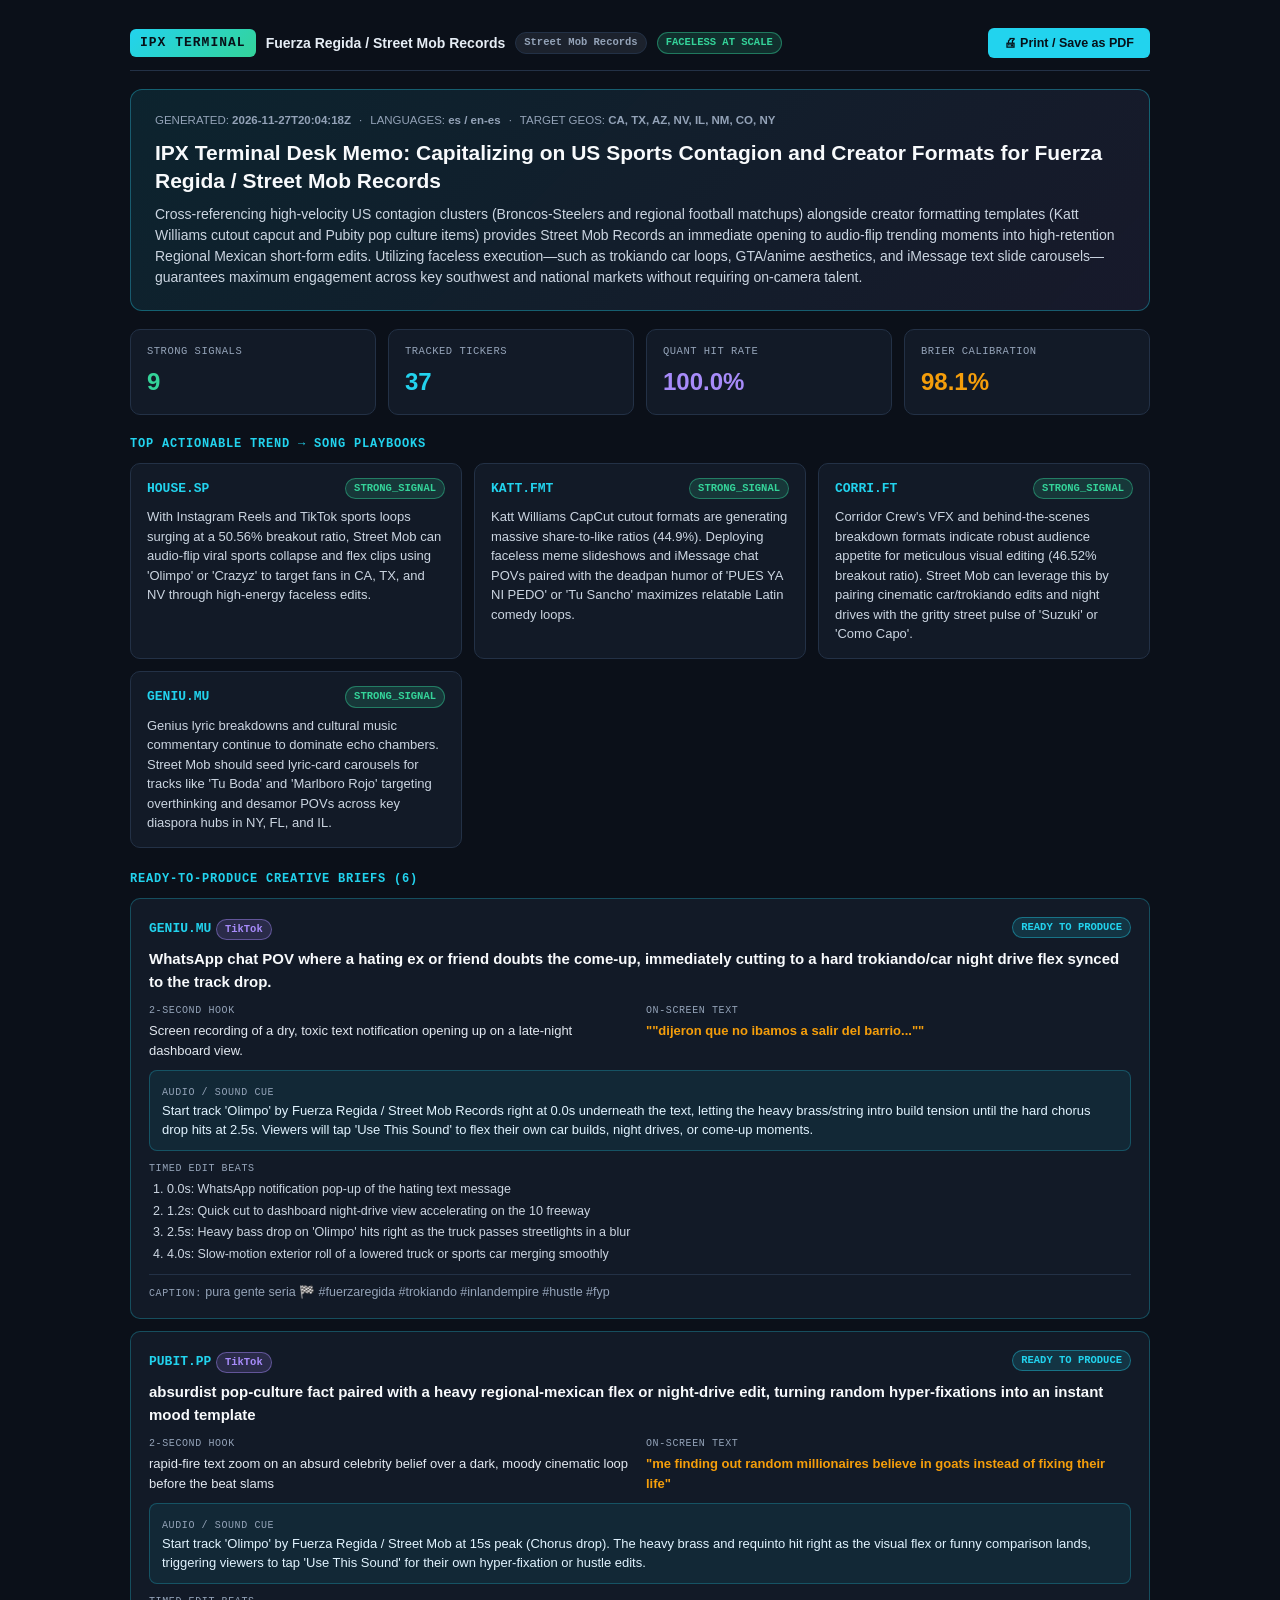
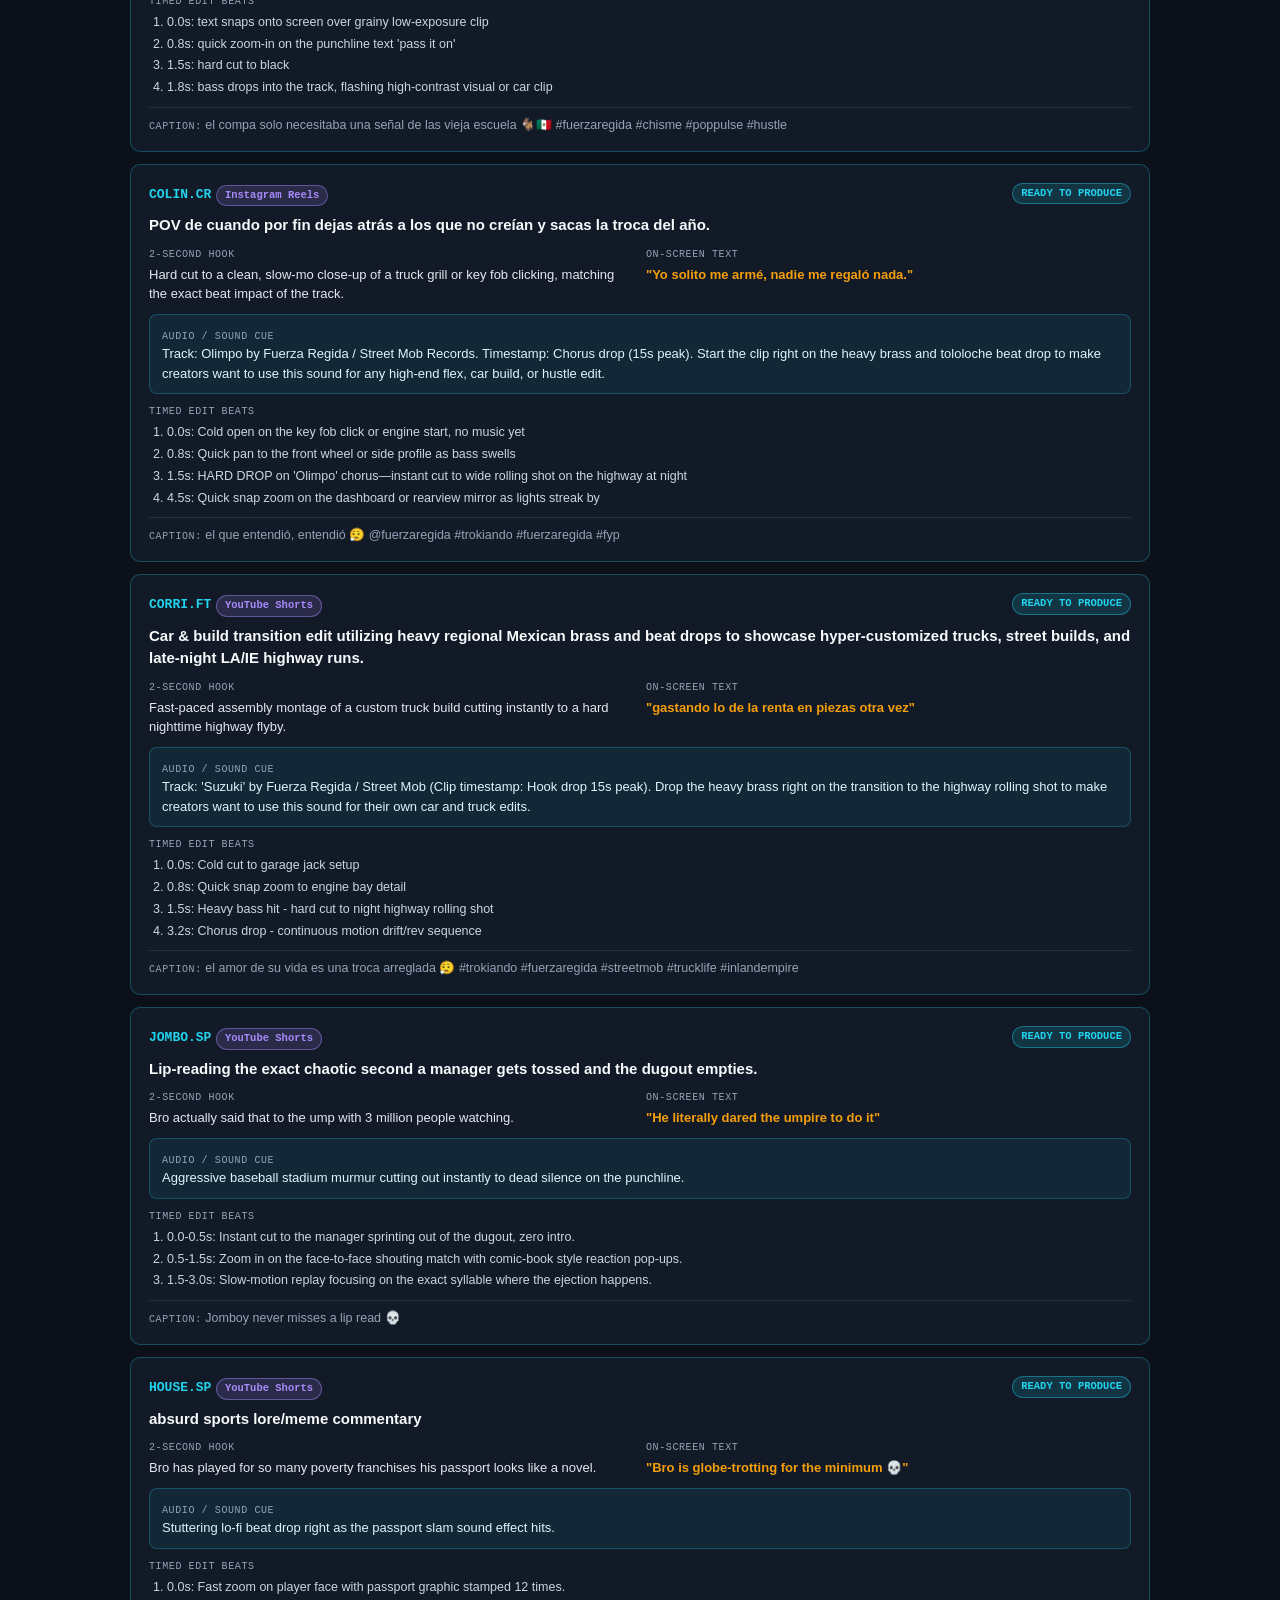
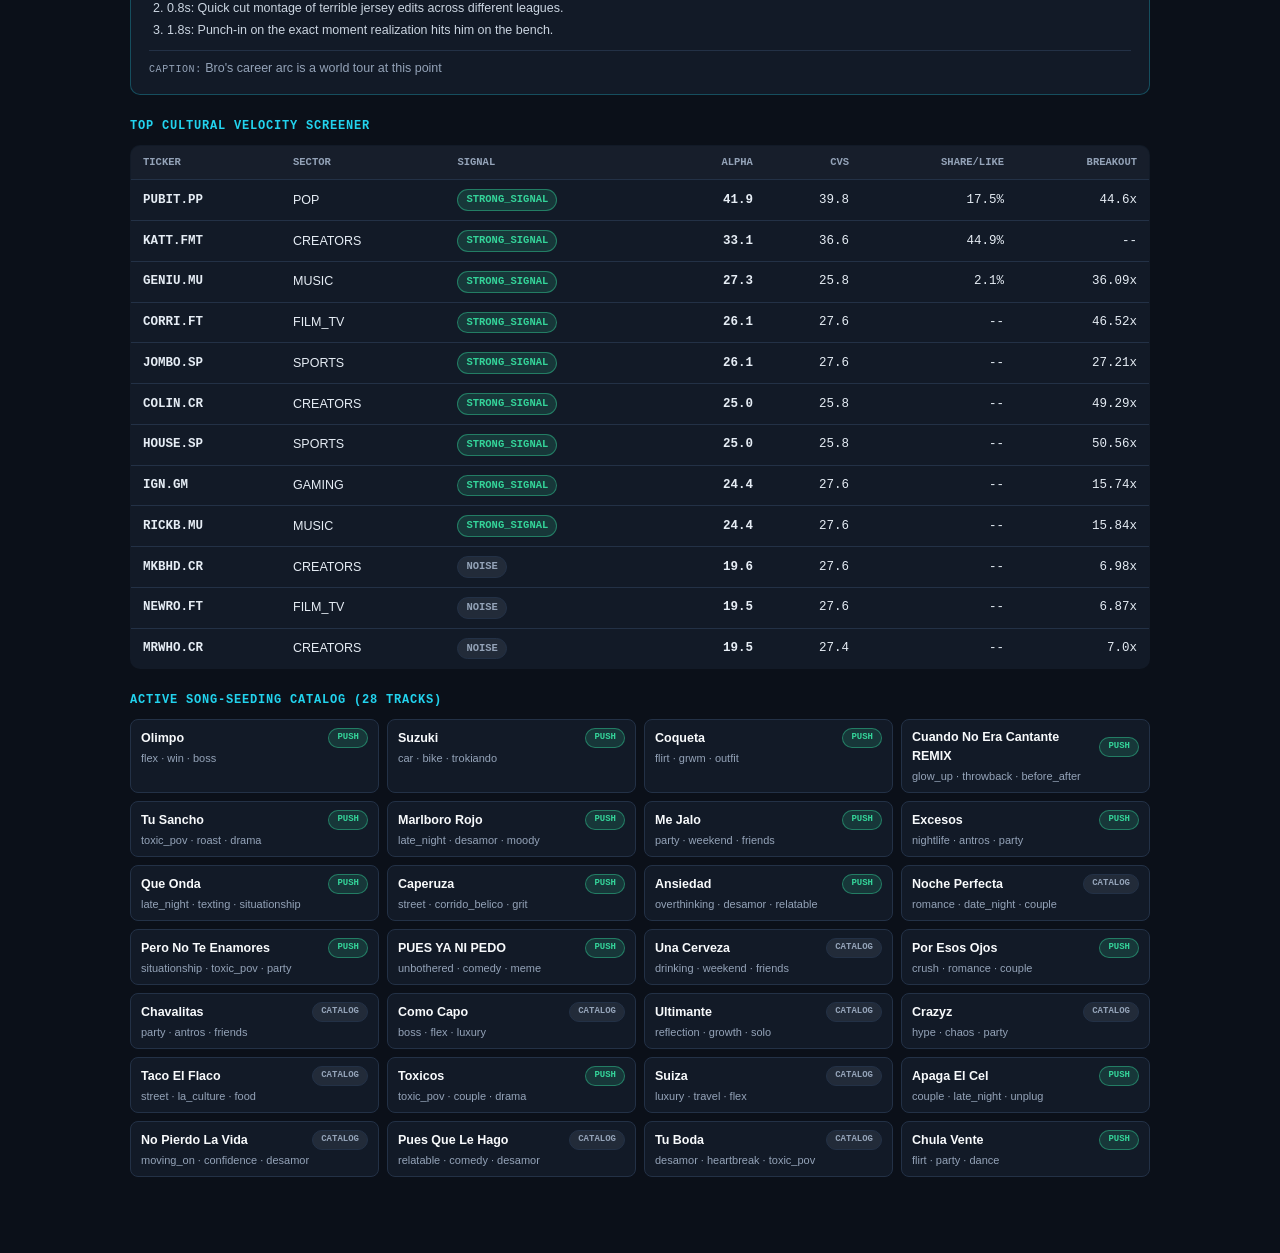
<file: exports/street_mob_executive_brief.html>
<!DOCTYPE html>
<html lang="en">
<head>
<meta charset="UTF-8" />
<meta name="viewport" content="width=device-width, initial-scale=1.0" />
<title>IPX Executive Brief — Fuerza Regida / Street Mob Records</title>
<style>
  :root {
    --bg: #0b1019;
    --card: #121a27;
    --border: #233146;
    --text: #e6edf5;
    --muted: #94a3b8;
    --cyan: #22d3ee;
    --green: #34d399;
    --amber: #f59e0b;
    --rose: #fb7185;
    --purple: #a78bfa;
  }
  * { box-sizing: border-box; }
  body {
    margin: 0;
    background: var(--bg);
    color: var(--text);
    font-family: -apple-system, BlinkMacSystemFont, "Inter", "Segoe UI", Roboto, sans-serif;
    line-height: 1.5;
    padding: 28px 20px 60px;
  }
  .page { max-width: 1020px; margin: 0 auto; }
  .toolbar {
    display: flex; justify-content: space-between; align-items: center; gap: 12px;
    margin-bottom: 18px; padding-bottom: 12px; border-bottom: 1px solid var(--border);
  }
  .brand-row { display: flex; align-items: center; gap: 10px; flex-wrap: wrap; }
  .logo {
    background: linear-gradient(135deg, #22d3ee, #34d399);
    color: #071018; font-weight: 900; font-family: monospace;
    padding: 4px 10px; border-radius: 6px; letter-spacing: 1px; font-size: 13px;
  }
  .btn-print {
    background: var(--cyan); color: #061018; border: none; border-radius: 6px;
    padding: 8px 16px; font-weight: 700; font-size: 12.5px; cursor: pointer;
  }
  .btn-print:hover { opacity: 0.9; }
  .hero {
    background: linear-gradient(135deg, rgba(34,211,238,0.10), rgba(167,139,250,0.08));
    border: 1px solid rgba(34,211,238,0.35); border-radius: 12px; padding: 22px 24px; margin-bottom: 18px;
  }
  .hero-meta { display: flex; gap: 8px; flex-wrap: wrap; align-items: center; margin-bottom: 10px; font-size: 11.5px; color: var(--muted); }
  .hero h1 { margin: 0 0 10px; font-size: 21px; line-height: 1.3; color: #f8fafc; }
  .hero p { margin: 0; font-size: 14px; color: #cbd5e1; }
  .kpi-row { display: grid; grid-template-columns: repeat(4, 1fr); gap: 12px; margin-bottom: 20px; }
  .kpi {
    background: var(--card); border: 1px solid var(--border); border-radius: 10px; padding: 14px 16px;
  }
  .kpi-label { font-family: monospace; font-size: 10.5px; color: var(--muted); letter-spacing: 0.5px; }
  .kpi-val { font-size: 24px; font-weight: 800; margin-top: 4px; }
  .section { margin-bottom: 22px; }
  .section-title {
    font-family: monospace; font-size: 12px; font-weight: 700; letter-spacing: 0.8px;
    color: var(--cyan); margin-bottom: 10px; text-transform: uppercase;
  }
  .signal-grid { display: grid; grid-template-columns: repeat(auto-fit, minmax(300px, 1fr)); gap: 12px; }
  .signal-card {
    background: var(--card); border: 1px solid var(--border); border-radius: 10px; padding: 14px 16px;
  }
  .signal-head { display: flex; justify-content: space-between; align-items: center; margin-bottom: 8px; }
  .signal-thesis { margin: 0; font-size: 13px; color: #cbd5e1; }
  .brief-card {
    background: var(--card); border: 1px solid rgba(34,211,238,0.28); border-radius: 10px;
    padding: 16px 18px; margin-bottom: 12px; break-inside: avoid;
  }
  .brief-head { display: flex; justify-content: space-between; align-items: center; margin-bottom: 8px; }
  .brief-angle { font-size: 15px; font-weight: 700; color: #f8fafc; margin-bottom: 10px; }
  .brief-grid { display: grid; grid-template-columns: 1fr 1fr; gap: 12px; margin-bottom: 10px; }
  .field-label { font-family: monospace; font-size: 10px; color: var(--muted); letter-spacing: 0.6px; margin-bottom: 3px; }
  .field-val { font-size: 13px; color: #e2e8f0; }
  .ost { font-weight: 700; color: var(--amber); }
  .audio-box {
    background: rgba(34,211,238,0.08); border: 1px solid rgba(34,211,238,0.25);
    border-radius: 8px; padding: 10px 12px; font-size: 13px; margin-bottom: 10px; color: #e0f2fe;
  }
  .beats-box ol { margin: 4px 0 10px; padding-left: 18px; font-size: 12.5px; color: #cbd5e1; }
  .beats-box li { margin-bottom: 3px; }
  .caption-line { font-size: 12.5px; color: var(--muted); border-top: 1px solid var(--border); padding-top: 8px; }
  .ticker { font-family: monospace; font-weight: 800; color: var(--cyan); font-size: 13px; }
  .badge {
    display: inline-block; padding: 2px 8px; border-radius: 999px; font-family: monospace;
    font-size: 10.5px; font-weight: 700; border: 1px solid var(--border);
  }
  .badge-green { background: rgba(52,211,153,0.16); color: var(--green); border-color: rgba(52,211,153,0.45); }
  .badge-cyan { background: rgba(34,211,238,0.14); color: var(--cyan); border-color: rgba(34,211,238,0.4); }
  .badge-amber { background: rgba(245,158,11,0.16); color: var(--amber); border-color: rgba(245,158,11,0.45); }
  .badge-purple { background: rgba(167,139,250,0.16); color: var(--purple); border-color: rgba(167,139,250,0.45); }
  .badge-muted { background: rgba(148,163,184,0.12); color: var(--muted); }
  table { width: 100%; border-collapse: collapse; background: var(--card); border: 1px solid var(--border); border-radius: 10px; overflow: hidden; font-size: 12.5px; }
  th, td { padding: 9px 12px; border-bottom: 1px solid var(--border); text-align: left; }
  th { font-family: monospace; font-size: 10.5px; color: var(--muted); background: rgba(255,255,255,0.02); }
  .num { text-align: right; font-family: monospace; }
  .mono { font-family: monospace; }
  .strong { font-weight: 700; }
  .track-grid { display: grid; grid-template-columns: repeat(auto-fill, minmax(210px, 1fr)); gap: 8px; }
  .track-pill { background: var(--card); border: 1px solid var(--border); border-radius: 8px; padding: 8px 10px; }
  .track-title { font-size: 12.5px; font-weight: 700; color: #f8fafc; display: flex; justify-content: space-between; align-items: center; gap: 4px; }
  .track-meta { font-size: 11px; color: var(--muted); margin-top: 2px; }
  .muted { color: var(--muted); font-size: 13px; }
  @media (max-width: 700px) {
    .kpi-row { grid-template-columns: repeat(2, 1fr); }
    .brief-grid { grid-template-columns: 1fr; }
  }
  @media print {
    body { background: #ffffff; color: #0f172a; padding: 0; }
    .toolbar { display: none; }
    .hero, .kpi, .signal-card, .brief-card, table, .track-pill {
      background: #ffffff !important; border-color: #cbd5e1 !important; color: #0f172a !important;
    }
    .hero h1, .brief-angle, .track-title { color: #0f172a !important; }
    .hero p, .signal-thesis, .field-val, .beats-box ol, .caption-line { color: #334155 !important; }
    .audio-box { background: #f1f5f9 !important; color: #0f172a !important; border-color: #94a3b8 !important; }
    .ticker, .section-title { color: #0369a1 !important; }
    .ost { color: #b45309 !important; }
  }
</style>
</head>
<body>
  <div class="page">
    <div class="toolbar">
      <div class="brand-row">
        <span class="logo">IPX TERMINAL</span>
        <span style="font-weight:700;font-size:14px">Fuerza Regida / Street Mob Records</span>
        <span class="badge badge-muted">Street Mob Records</span>
        <span class="badge badge-green">FACELESS AT SCALE</span>
      </div>
      <button type="button" class="btn-print" onclick="window.print()">🖨 Print / Save as PDF</button>
    </div>

    <div class="hero">
      <div class="hero-meta">
        <span>GENERATED: <b>2026-11-27T20:04:18Z</b></span>
        <span>·</span>
        <span>LANGUAGES: <b>es / en-es</b></span>
        <span>·</span>
        <span>TARGET GEOS: <b>CA, TX, AZ, NV, IL, NM, CO, NY</b></span>
      </div>
      <h1>IPX Terminal Desk Memo: Capitalizing on US Sports Contagion and Creator Formats for Fuerza Regida / Street Mob Records</h1>
      <p>Cross-referencing high-velocity US contagion clusters (Broncos-Steelers and regional football matchups) alongside creator formatting templates (Katt Williams cutout capcut and Pubity pop culture items) provides Street Mob Records an immediate opening to audio-flip trending moments into high-retention Regional Mexican short-form edits. Utilizing faceless execution—such as trokiando car loops, GTA/anime aesthetics, and iMessage text slide carousels—guarantees maximum engagement across key southwest and national markets without requiring on-camera talent.</p>
    </div>

    <div class="kpi-row">
      <div class="kpi"><div class="kpi-label">STRONG SIGNALS</div><div class="kpi-val" style="color:var(--green)">9</div></div>
      <div class="kpi"><div class="kpi-label">TRACKED TICKERS</div><div class="kpi-val" style="color:var(--cyan)">37</div></div>
      <div class="kpi"><div class="kpi-label">QUANT HIT RATE</div><div class="kpi-val" style="color:var(--purple)">100.0%</div></div>
      <div class="kpi"><div class="kpi-label">BRIER CALIBRATION</div><div class="kpi-val" style="color:var(--amber)">98.1%</div></div>
    </div>

    <section class="section">
      <div class="section-title">TOP ACTIONABLE TREND → SONG PLAYBOOKS</div>
      <div class="signal-grid"><div class="signal-card"><div class="signal-head"><span class="ticker">HOUSE.SP</span><span class="badge badge-green">STRONG_SIGNAL</span></div><p class="signal-thesis">With Instagram Reels and TikTok sports loops surging at a 50.56% breakout ratio, Street Mob can audio-flip viral sports collapse and flex clips using &#x27;Olimpo&#x27; or &#x27;Crazyz&#x27; to target fans in CA, TX, and NV through high-energy faceless edits.</p></div><div class="signal-card"><div class="signal-head"><span class="ticker">KATT.FMT</span><span class="badge badge-green">STRONG_SIGNAL</span></div><p class="signal-thesis">Katt Williams CapCut cutout formats are generating massive share-to-like ratios (44.9%). Deploying faceless meme slideshows and iMessage chat POVs paired with the deadpan humor of &#x27;PUES YA NI PEDO&#x27; or &#x27;Tu Sancho&#x27; maximizes relatable Latin comedy loops.</p></div><div class="signal-card"><div class="signal-head"><span class="ticker">CORRI.FT</span><span class="badge badge-green">STRONG_SIGNAL</span></div><p class="signal-thesis">Corridor Crew&#x27;s VFX and behind-the-scenes breakdown formats indicate robust audience appetite for meticulous visual editing (46.52% breakout ratio). Street Mob can leverage this by pairing cinematic car/trokiando edits and night drives with the gritty street pulse of &#x27;Suzuki&#x27; or &#x27;Como Capo&#x27;.</p></div><div class="signal-card"><div class="signal-head"><span class="ticker">GENIU.MU</span><span class="badge badge-green">STRONG_SIGNAL</span></div><p class="signal-thesis">Genius lyric breakdowns and cultural music commentary continue to dominate echo chambers. Street Mob should seed lyric-card carousels for tracks like &#x27;Tu Boda&#x27; and &#x27;Marlboro Rojo&#x27; targeting overthinking and desamor POVs across key diaspora hubs in NY, FL, and IL.</p></div></div>
    </section>

    <section class="section">
      <div class="section-title">READY-TO-PRODUCE CREATIVE BRIEFS (6)</div>
      <div class="brief-card"><div class="brief-head"><div><span class="ticker">GENIU.MU</span> <span class="badge badge-purple">TikTok</span></div><span class="badge badge-cyan">READY TO PRODUCE</span></div><div class="brief-angle">WhatsApp chat POV where a hating ex or friend doubts the come-up, immediately cutting to a hard trokiando/car night drive flex synced to the track drop.</div><div class="brief-grid"><div><div class="field-label">2-SECOND HOOK</div><div class="field-val">Screen recording of a dry, toxic text notification opening up on a late-night dashboard view.</div></div><div><div class="field-label">ON-SCREEN TEXT</div><div class="field-val ost">"&quot;dijeron que no ibamos a salir del barrio...&quot;"</div></div></div><div class="audio-box"><span class="field-label">AUDIO / SOUND CUE</span><div>Start track &#x27;Olimpo&#x27; by Fuerza Regida / Street Mob Records right at 0.0s underneath the text, letting the heavy brass/string intro build tension until the hard chorus drop hits at 2.5s. Viewers will tap &#x27;Use This Sound&#x27; to flex their own car builds, night drives, or come-up moments.</div></div><div class="beats-box"><div class="field-label">TIMED EDIT BEATS</div><ol><li>0.0s: WhatsApp notification pop-up of the hating text message</li><li>1.2s: Quick cut to dashboard night-drive view accelerating on the 10 freeway</li><li>2.5s: Heavy bass drop on &#x27;Olimpo&#x27; hits right as the truck passes streetlights in a blur</li><li>4.0s: Slow-motion exterior roll of a lowered truck or sports car merging smoothly</li></ol></div><div class="caption-line"><span class="field-label">CAPTION:</span> pura gente seria 🏁 #fuerzaregida #trokiando #inlandempire #hustle #fyp</div></div><div class="brief-card"><div class="brief-head"><div><span class="ticker">PUBIT.PP</span> <span class="badge badge-purple">TikTok</span></div><span class="badge badge-cyan">READY TO PRODUCE</span></div><div class="brief-angle">absurdist pop-culture fact paired with a heavy regional-mexican flex or night-drive edit, turning random hyper-fixations into an instant mood template</div><div class="brief-grid"><div><div class="field-label">2-SECOND HOOK</div><div class="field-val">rapid-fire text zoom on an absurd celebrity belief over a dark, moody cinematic loop before the beat slams</div></div><div><div class="field-label">ON-SCREEN TEXT</div><div class="field-val ost">"me finding out random millionaires believe in goats instead of fixing their life"</div></div></div><div class="audio-box"><span class="field-label">AUDIO / SOUND CUE</span><div>Start track &#x27;Olimpo&#x27; by Fuerza Regida / Street Mob at 15s peak (Chorus drop). The heavy brass and requinto hit right as the visual flex or funny comparison lands, triggering viewers to tap &#x27;Use This Sound&#x27; for their own hyper-fixation or hustle edits.</div></div><div class="beats-box"><div class="field-label">TIMED EDIT BEATS</div><ol><li>0.0s: text snaps onto screen over grainy low-exposure clip</li><li>0.8s: quick zoom-in on the punchline text &#x27;pass it on&#x27;</li><li>1.5s: hard cut to black</li><li>1.8s: bass drops into the track, flashing high-contrast visual or car clip</li></ol></div><div class="caption-line"><span class="field-label">CAPTION:</span> el compa solo necesitaba una señal de las vieja escuela 🐐🇲🇽 #fuerzaregida #chisme #poppulse #hustle</div></div><div class="brief-card"><div class="brief-head"><div><span class="ticker">COLIN.CR</span> <span class="badge badge-purple">Instagram Reels</span></div><span class="badge badge-cyan">READY TO PRODUCE</span></div><div class="brief-angle">POV de cuando por fin dejas atrás a los que no creían y sacas la troca del año.</div><div class="brief-grid"><div><div class="field-label">2-SECOND HOOK</div><div class="field-val">Hard cut to a clean, slow-mo close-up of a truck grill or key fob clicking, matching the exact beat impact of the track.</div></div><div><div class="field-label">ON-SCREEN TEXT</div><div class="field-val ost">"Yo solito me armé, nadie me regaló nada."</div></div></div><div class="audio-box"><span class="field-label">AUDIO / SOUND CUE</span><div>Track: Olimpo by Fuerza Regida / Street Mob Records. Timestamp: Chorus drop (15s peak). Start the clip right on the heavy brass and tololoche beat drop to make creators want to use this sound for any high-end flex, car build, or hustle edit.</div></div><div class="beats-box"><div class="field-label">TIMED EDIT BEATS</div><ol><li>0.0s: Cold open on the key fob click or engine start, no music yet</li><li>0.8s: Quick pan to the front wheel or side profile as bass swells</li><li>1.5s: HARD DROP on &#x27;Olimpo&#x27; chorus—instant cut to wide rolling shot on the highway at night</li><li>4.5s: Quick snap zoom on the dashboard or rearview mirror as lights streak by</li></ol></div><div class="caption-line"><span class="field-label">CAPTION:</span> el que entendió, entendió 😮‍💨 @fuerzaregida #trokiando #fuerzaregida #fyp</div></div><div class="brief-card"><div class="brief-head"><div><span class="ticker">CORRI.FT</span> <span class="badge badge-purple">YouTube Shorts</span></div><span class="badge badge-cyan">READY TO PRODUCE</span></div><div class="brief-angle">Car &amp; build transition edit utilizing heavy regional Mexican brass and beat drops to showcase hyper-customized trucks, street builds, and late-night LA/IE highway runs.</div><div class="brief-grid"><div><div class="field-label">2-SECOND HOOK</div><div class="field-val">Fast-paced assembly montage of a custom truck build cutting instantly to a hard nighttime highway flyby.</div></div><div><div class="field-label">ON-SCREEN TEXT</div><div class="field-val ost">"gastando lo de la renta en piezas otra vez"</div></div></div><div class="audio-box"><span class="field-label">AUDIO / SOUND CUE</span><div>Track: &#x27;Suzuki&#x27; by Fuerza Regida / Street Mob (Clip timestamp: Hook drop 15s peak). Drop the heavy brass right on the transition to the highway rolling shot to make creators want to use this sound for their own car and truck edits.</div></div><div class="beats-box"><div class="field-label">TIMED EDIT BEATS</div><ol><li>0.0s: Cold cut to garage jack setup</li><li>0.8s: Quick snap zoom to engine bay detail</li><li>1.5s: Heavy bass hit - hard cut to night highway rolling shot</li><li>3.2s: Chorus drop - continuous motion drift/rev sequence</li></ol></div><div class="caption-line"><span class="field-label">CAPTION:</span> el amor de su vida es una troca arreglada 😮‍💨 #trokiando #fuerzaregida #streetmob #trucklife #inlandempire</div></div><div class="brief-card"><div class="brief-head"><div><span class="ticker">JOMBO.SP</span> <span class="badge badge-purple">YouTube Shorts</span></div><span class="badge badge-cyan">READY TO PRODUCE</span></div><div class="brief-angle">Lip-reading the exact chaotic second a manager gets tossed and the dugout empties.</div><div class="brief-grid"><div><div class="field-label">2-SECOND HOOK</div><div class="field-val">Bro actually said that to the ump with 3 million people watching.</div></div><div><div class="field-label">ON-SCREEN TEXT</div><div class="field-val ost">"He literally dared the umpire to do it"</div></div></div><div class="audio-box"><span class="field-label">AUDIO / SOUND CUE</span><div>Aggressive baseball stadium murmur cutting out instantly to dead silence on the punchline.</div></div><div class="beats-box"><div class="field-label">TIMED EDIT BEATS</div><ol><li>0.0-0.5s: Instant cut to the manager sprinting out of the dugout, zero intro.</li><li>0.5-1.5s: Zoom in on the face-to-face shouting match with comic-book style reaction pop-ups.</li><li>1.5-3.0s: Slow-motion replay focusing on the exact syllable where the ejection happens.</li></ol></div><div class="caption-line"><span class="field-label">CAPTION:</span> Jomboy never misses a lip read 💀</div></div><div class="brief-card"><div class="brief-head"><div><span class="ticker">HOUSE.SP</span> <span class="badge badge-purple">YouTube Shorts</span></div><span class="badge badge-cyan">READY TO PRODUCE</span></div><div class="brief-angle">absurd sports lore/meme commentary</div><div class="brief-grid"><div><div class="field-label">2-SECOND HOOK</div><div class="field-val">Bro has played for so many poverty franchises his passport looks like a novel.</div></div><div><div class="field-label">ON-SCREEN TEXT</div><div class="field-val ost">"Bro is globe-trotting for the minimum 💀"</div></div></div><div class="audio-box"><span class="field-label">AUDIO / SOUND CUE</span><div>Stuttering lo-fi beat drop right as the passport slam sound effect hits.</div></div><div class="beats-box"><div class="field-label">TIMED EDIT BEATS</div><ol><li>0.0s: Fast zoom on player face with passport graphic stamped 12 times.</li><li>0.8s: Quick cut montage of terrible jersey edits across different leagues.</li><li>1.8s: Punch-in on the exact moment realization hits him on the bench.</li></ol></div><div class="caption-line"><span class="field-label">CAPTION:</span> Bro&#x27;s career arc is a world tour at this point</div></div>
    </section>

    <section class="section">
      <div class="section-title">TOP CULTURAL VELOCITY SCREENER</div>
      <table>
        <thead><tr><th>TICKER</th><th>SECTOR</th><th>SIGNAL</th><th class="num">ALPHA</th><th class="num">CVS</th><th class="num">SHARE/LIKE</th><th class="num">BREAKOUT</th></tr></thead>
        <tbody><tr><td class="mono strong">PUBIT.PP</td><td>POP</td><td><span class="badge badge-green">STRONG_SIGNAL</span></td><td class="num strong">41.9</td><td class="num">39.8</td><td class="num">17.5%</td><td class="num">44.6x</td></tr><tr><td class="mono strong">KATT.FMT</td><td>CREATORS</td><td><span class="badge badge-green">STRONG_SIGNAL</span></td><td class="num strong">33.1</td><td class="num">36.6</td><td class="num">44.9%</td><td class="num">--</td></tr><tr><td class="mono strong">GENIU.MU</td><td>MUSIC</td><td><span class="badge badge-green">STRONG_SIGNAL</span></td><td class="num strong">27.3</td><td class="num">25.8</td><td class="num">2.1%</td><td class="num">36.09x</td></tr><tr><td class="mono strong">CORRI.FT</td><td>FILM_TV</td><td><span class="badge badge-green">STRONG_SIGNAL</span></td><td class="num strong">26.1</td><td class="num">27.6</td><td class="num">--</td><td class="num">46.52x</td></tr><tr><td class="mono strong">JOMBO.SP</td><td>SPORTS</td><td><span class="badge badge-green">STRONG_SIGNAL</span></td><td class="num strong">26.1</td><td class="num">27.6</td><td class="num">--</td><td class="num">27.21x</td></tr><tr><td class="mono strong">COLIN.CR</td><td>CREATORS</td><td><span class="badge badge-green">STRONG_SIGNAL</span></td><td class="num strong">25.0</td><td class="num">25.8</td><td class="num">--</td><td class="num">49.29x</td></tr><tr><td class="mono strong">HOUSE.SP</td><td>SPORTS</td><td><span class="badge badge-green">STRONG_SIGNAL</span></td><td class="num strong">25.0</td><td class="num">25.8</td><td class="num">--</td><td class="num">50.56x</td></tr><tr><td class="mono strong">IGN.GM</td><td>GAMING</td><td><span class="badge badge-green">STRONG_SIGNAL</span></td><td class="num strong">24.4</td><td class="num">27.6</td><td class="num">--</td><td class="num">15.74x</td></tr><tr><td class="mono strong">RICKB.MU</td><td>MUSIC</td><td><span class="badge badge-green">STRONG_SIGNAL</span></td><td class="num strong">24.4</td><td class="num">27.6</td><td class="num">--</td><td class="num">15.84x</td></tr><tr><td class="mono strong">MKBHD.CR</td><td>CREATORS</td><td><span class="badge badge-muted">NOISE</span></td><td class="num strong">19.6</td><td class="num">27.6</td><td class="num">--</td><td class="num">6.98x</td></tr><tr><td class="mono strong">NEWRO.FT</td><td>FILM_TV</td><td><span class="badge badge-muted">NOISE</span></td><td class="num strong">19.5</td><td class="num">27.6</td><td class="num">--</td><td class="num">6.87x</td></tr><tr><td class="mono strong">MRWHO.CR</td><td>CREATORS</td><td><span class="badge badge-muted">NOISE</span></td><td class="num strong">19.5</td><td class="num">27.4</td><td class="num">--</td><td class="num">7.0x</td></tr></tbody>
      </table>
    </section>

    <section class="section"><div class="section-title">ACTIVE SONG-SEEDING CATALOG (28 TRACKS)</div><div class="track-grid"><div class="track-pill"><div class="track-title">Olimpo <span class="badge badge-green" style="font-size:9px">PUSH</span></div><div class="track-meta">flex · win · boss</div></div><div class="track-pill"><div class="track-title">Suzuki <span class="badge badge-green" style="font-size:9px">PUSH</span></div><div class="track-meta">car · bike · trokiando</div></div><div class="track-pill"><div class="track-title">Coqueta <span class="badge badge-green" style="font-size:9px">PUSH</span></div><div class="track-meta">flirt · grwm · outfit</div></div><div class="track-pill"><div class="track-title">Cuando No Era Cantante REMIX <span class="badge badge-green" style="font-size:9px">PUSH</span></div><div class="track-meta">glow_up · throwback · before_after</div></div><div class="track-pill"><div class="track-title">Tu Sancho <span class="badge badge-green" style="font-size:9px">PUSH</span></div><div class="track-meta">toxic_pov · roast · drama</div></div><div class="track-pill"><div class="track-title">Marlboro Rojo <span class="badge badge-green" style="font-size:9px">PUSH</span></div><div class="track-meta">late_night · desamor · moody</div></div><div class="track-pill"><div class="track-title">Me Jalo <span class="badge badge-green" style="font-size:9px">PUSH</span></div><div class="track-meta">party · weekend · friends</div></div><div class="track-pill"><div class="track-title">Excesos <span class="badge badge-green" style="font-size:9px">PUSH</span></div><div class="track-meta">nightlife · antros · party</div></div><div class="track-pill"><div class="track-title">Que Onda <span class="badge badge-green" style="font-size:9px">PUSH</span></div><div class="track-meta">late_night · texting · situationship</div></div><div class="track-pill"><div class="track-title">Caperuza <span class="badge badge-green" style="font-size:9px">PUSH</span></div><div class="track-meta">street · corrido_belico · grit</div></div><div class="track-pill"><div class="track-title">Ansiedad <span class="badge badge-green" style="font-size:9px">PUSH</span></div><div class="track-meta">overthinking · desamor · relatable</div></div><div class="track-pill"><div class="track-title">Noche Perfecta <span class="badge badge-muted" style="font-size:9px">CATALOG</span></div><div class="track-meta">romance · date_night · couple</div></div><div class="track-pill"><div class="track-title">Pero No Te Enamores <span class="badge badge-green" style="font-size:9px">PUSH</span></div><div class="track-meta">situationship · toxic_pov · party</div></div><div class="track-pill"><div class="track-title">PUES YA NI PEDO <span class="badge badge-green" style="font-size:9px">PUSH</span></div><div class="track-meta">unbothered · comedy · meme</div></div><div class="track-pill"><div class="track-title">Una Cerveza <span class="badge badge-muted" style="font-size:9px">CATALOG</span></div><div class="track-meta">drinking · weekend · friends</div></div><div class="track-pill"><div class="track-title">Por Esos Ojos <span class="badge badge-green" style="font-size:9px">PUSH</span></div><div class="track-meta">crush · romance · couple</div></div><div class="track-pill"><div class="track-title">Chavalitas <span class="badge badge-muted" style="font-size:9px">CATALOG</span></div><div class="track-meta">party · antros · friends</div></div><div class="track-pill"><div class="track-title">Como Capo <span class="badge badge-muted" style="font-size:9px">CATALOG</span></div><div class="track-meta">boss · flex · luxury</div></div><div class="track-pill"><div class="track-title">Ultimante <span class="badge badge-muted" style="font-size:9px">CATALOG</span></div><div class="track-meta">reflection · growth · solo</div></div><div class="track-pill"><div class="track-title">Crazyz <span class="badge badge-muted" style="font-size:9px">CATALOG</span></div><div class="track-meta">hype · chaos · party</div></div><div class="track-pill"><div class="track-title">Taco El Flaco <span class="badge badge-muted" style="font-size:9px">CATALOG</span></div><div class="track-meta">street · la_culture · food</div></div><div class="track-pill"><div class="track-title">Toxicos <span class="badge badge-green" style="font-size:9px">PUSH</span></div><div class="track-meta">toxic_pov · couple · drama</div></div><div class="track-pill"><div class="track-title">Suiza <span class="badge badge-muted" style="font-size:9px">CATALOG</span></div><div class="track-meta">luxury · travel · flex</div></div><div class="track-pill"><div class="track-title">Apaga El Cel <span class="badge badge-green" style="font-size:9px">PUSH</span></div><div class="track-meta">couple · late_night · unplug</div></div><div class="track-pill"><div class="track-title">No Pierdo La Vida <span class="badge badge-muted" style="font-size:9px">CATALOG</span></div><div class="track-meta">moving_on · confidence · desamor</div></div><div class="track-pill"><div class="track-title">Pues Que Le Hago <span class="badge badge-muted" style="font-size:9px">CATALOG</span></div><div class="track-meta">relatable · comedy · desamor</div></div><div class="track-pill"><div class="track-title">Tu Boda <span class="badge badge-muted" style="font-size:9px">CATALOG</span></div><div class="track-meta">desamor · heartbreak · toxic_pov</div></div><div class="track-pill"><div class="track-title">Chula Vente <span class="badge badge-green" style="font-size:9px">PUSH</span></div><div class="track-meta">flirt · party · dance</div></div></div></section>
  </div>
</body>
</html>
</file>
